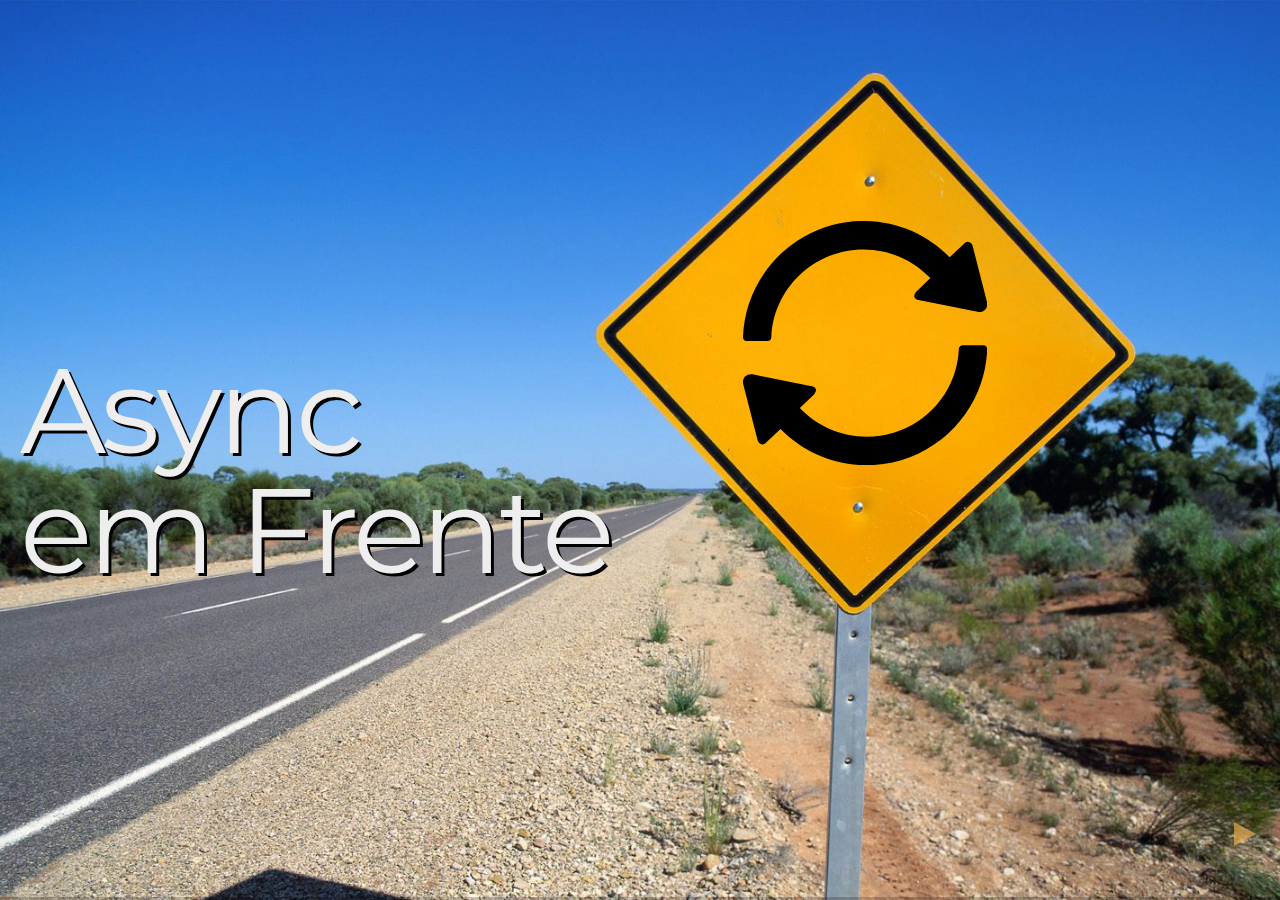
<file: index.html>
<!doctype html>
<html>
	<head>
		<meta charset="utf-8">
		<meta name="viewport" content="width=device-width, initial-scale=1.0, maximum-scale=1.0, user-scalable=no">

		<title>Async em Frente</title>

    <link rel="stylesheet" href="css/reveal.css">
    <link rel="stylesheet" href="css/theme/night.css">
    <link rel="stylesheet" href="css/animations.css">
    <link rel="stylesheet" href="css/talk.css">
    <link rel="stylesheet" href="css/ryu.css">
    <link href="https://fonts.googleapis.com/css?family=Arvo" rel="stylesheet">

		<!-- Theme used for syntax highlighting of code -->
		<link rel="stylesheet" href="lib/css/zenburn.css">

		<!-- Printing and PDF exports -->
		<script>
			var link = document.createElement( 'link' );
			link.rel = 'stylesheet';
			link.type = 'text/css';
			link.href = window.location.search.match( /print-pdf/gi ) ? 'css/print/pdf.css' : 'css/print/paper.css';
			document.getElementsByTagName( 'head' )[0].appendChild( link );
		</script>
	</head>
	<body>
    <svg xmlns="http://www.w3.org/2000/svg" xmlns:xlink="http://www.w3.org/1999/xlink" style="position:absolute;width:0;height:0;visibility:hidden">
      <defs>
        <symbol xmlns:xlink="http://www.w3.org/1999/xlink" viewBox="0 0 1000 1000" id="ico-spin3">
          <path d="M493.556 -.063c-265.602 0 -482.306 209.741 -493.5 472.594 -.765 18.027 13 19.031 13 19.031l83.813 0c16.291 0 19.146 -9.297 19.531 -17.625 9.228 -199.317 175.315 -357.688 377.156 -357.688 107.739 0 204.915 45.163 273.719 117.563l-58.813 56.875c-10.23 12.319 -10.043 27.275 5.063 31.5l247.125 49.75c21.15 5.281 46.288 -10.747 37.656 -43.656l-58.375 -227.563c-1.482 -8.615 -15.924 -22.024 -29.406 -12.406l-64.094 60.031c-89.659 -91.567 -214.627 -148.406 -352.875 -148.406zm409.625 508.5c-16.291 0 -19.146 9.297 -19.531 17.625 -9.228 199.317 -175.315 357.688 -377.156 357.688 -107.739 0 -204.915 -45.132 -273.719 -117.531l58.813 -56.906c10.229 -12.319 10.043 -27.275 -5.063 -31.5l-247.125 -49.75c-21.15 -5.281 -46.288 10.747 -37.656 43.656l58.375 227.563c1.482 8.615 15.924 22.024 29.406 12.406l64.094 -60.031c89.659 91.567 214.627 148.406 352.875 148.406 265.602 0 482.306 -209.741 493.5 -472.594 .765 -18.027 -13 -19.031 -13 -19.031l-83.813 0z" />
        </symbol>
        <symbol xmlns:xlink="http://www.w3.org/1999/xlink" viewBox="0 0 1792 1792" id="ico-file-text">
          <svg width="1792" height="1792" xmlns="http://www.w3.org/2000/svg"><path d="M1596 476q14 14 28 36h-472v-472q22 14 36 28zm-476 164h544v1056q0 40-28 68t-68 28h-1344q-40 0-68-28t-28-68v-1600q0-40 28-68t68-28h800v544q0 40 28 68t68 28zm160 736v-64q0-14-9-23t-23-9h-704q-14 0-23 9t-9 23v64q0 14 9 23t23 9h704q14 0 23-9t9-23zm0-256v-64q0-14-9-23t-23-9h-704q-14 0-23 9t-9 23v64q0 14 9 23t23 9h704q14 0 23-9t9-23zm0-256v-64q0-14-9-23t-23-9h-704q-14 0-23 9t-9 23v64q0 14 9 23t23 9h704q14 0 23-9t9-23z" fill="#fff"/></svg>
        </symbol>
        <symbol xmlns:xlink="http://www.w3.org/1999/xlink" viewBox="0 0 1792 1792" id="ico-gear">
          <svg width="1792" height="1792" xmlns="http://www.w3.org/2000/svg"><path d="M1152 896q0-106-75-181t-181-75-181 75-75 181 75 181 181 75 181-75 75-181zm512-109v222q0 12-8 23t-20 13l-185 28q-19 54-39 91 35 50 107 138 10 12 10 25t-9 23q-27 37-99 108t-94 71q-12 0-26-9l-138-108q-44 23-91 38-16 136-29 186-7 28-36 28h-222q-14 0-24.5-8.5t-11.5-21.5l-28-184q-49-16-90-37l-141 107q-10 9-25 9-14 0-25-11-126-114-165-168-7-10-7-23 0-12 8-23 15-21 51-66.5t54-70.5q-27-50-41-99l-183-27q-13-2-21-12.5t-8-23.5v-222q0-12 8-23t19-13l186-28q14-46 39-92-40-57-107-138-10-12-10-24 0-10 9-23 26-36 98.5-107.5t94.5-71.5q13 0 26 10l138 107q44-23 91-38 16-136 29-186 7-28 36-28h222q14 0 24.5 8.5t11.5 21.5l28 184q49 16 90 37l142-107q9-9 24-9 13 0 25 10 129 119 165 170 7 8 7 22 0 12-8 23-15 21-51 66.5t-54 70.5q26 50 41 98l183 28q13 2 21 12.5t8 23.5z"/></svg>
        </symbol>
      </defs>
    </svg>
    <div class="reveal">

			<div class="slides">

				<section class="main-slide" data-background="./img/road-bg-2.jpg" data-background-repeat="no-repeat" data-background-size="cover" data-background-position="0% 0%">
          <h1 class="main-title">Async <br>em Frente</h1>
          <figure class="main-board-sign">
            <svg class="main-board-sign__img"><use xmlns:xlink="http://www.w3.org/1999/xlink" xlink:href="#ico-spin3"></use></svg>
          </figure>
        </section>

        <section class="who-am-i-slide">
          <figure class="who-am-i"></figure>
          <div class="who-am-i__info">
            <h2>Romário da Silva Lima</h2>
            <ul>
              <li><em><code>reles</code></em> Front-end <small class="fragment" style="font-family: 'Arvo', serif; vertical-align: middle;">(6+ EXP)</small></li>
              <li>Indo para <span class="fragment highlight-purple">Easynvest</span></li>
              <li>Gosto de batata e gosto de estudar</li>
            </ul>
            <figure class="charlinho fragment">
              <img src="img/charlinho.png" alt="Charlinho, o menino que so queria estudar">
            </figure>
          </div>
        </section>

				<section class="align-column-justify-center">
          <h3><span class="JS">JS</span> <code>async-flow</code> Evolution</h3>
          <div style="display: flex; align-items: center;">
            <p stlye="flex: 0 1 auto;"><span class="f-arvo invert-highlight">Po<span style="color: red;">r</span><span style="color: green;">r</span><span style="color: blue;">r</span> quê?</span> </p>
            <div style="padding-left: 30px; font-size: 0.7em;">
              <p class="fragment fade-left">Atendender demandas</p>
              <p class="fragment fade-left"><code>{facilitar a leitura do código}</code></p>
            </div>
          </div>
        </section>

        <section data-background="#6B4920" class="align-column-justify-center text-center">
          <h1>Call<code>backs</code></h1>
          <p>A base</p>
        </section>

        <section class="align-column-justify-center text-center">
          <h2>Ana<code>tomia</code></h2>
          <div style="display: flex; flex: 0 1 auto; justify-content: center; margin-bottom: 20px;">
            <div style="margin: 0 20px;">
              <div class="stitched-code">
                <pre><code class="javascript" data-trim>
getSomething(somethingId, (err, data) => {
  if (err) {
    // :(
    return
  }
  // tudo certo :)
})
                  </code></pre>
              </div>
              <div class="stitched-code" style="margin: 20px 0">
                <pre><code class="javascript" data-trim>
getSomething(somethingId, success, failure)
                  </code></pre>
              </div>
            </div>
          </div>
        </section>

        <section data-background="img/compilate-failshop.gif" class="align-column-justify-center text-center" data-background-size="contain">
          <div>
            <h2 class="FAILSHOPZ">
              <span>FAILSHOP</span>
            </h2>
          </div>
        </section>

        <section class="cb-slide align-column-justify-center">
          <h2>Call<code>back</code> Hell <small style="display: inline-block; vertical-align: middle; text-decoration: line-through;"><code>(Ryu)</code></small></h2>
          <div class="align-column-justify-center align-items-center">
            <div style="flex: 0 1 50%;">
              <div class="cb-ryu-wrapper fragment">
                <div id="ryu-charge" class="ryu-fragments fragment">
                  <div id="ryu-hadouken" class="ryu-fragments fragment">
                    <span id="cb-ryu" class="ryu"></span>
                    <span id="cb-ryu-ball"><span class="ryu-ball"></span></span>
                  </div>
                </div>
              </div>
            </div>
             <div style="flex: 0 1 50%;">
               <div class="stitched-code">
                    <pre><code class="javascript" data-trim>
getUserInfo(userId, (err, userInfo) => {
 if (err) {
   return
 }

 getFoo(userInfo.attributeId, (err, foo) => {
   // ...
   getBar(foo, (err, bar) => {
     // ...
     getAlfredinho(bar, (err, alfredinho) => {
       // ...
       giveMySoulBack(alfredinho, (err, soul) => {
        // ...
        pursuitFreedom(soul)
       })
     })
   })
 })
})
                      </code></pre>
                  </div>
                         </div>
             </div>
        </section>

        <section data-background="#6B4920" class="align-column-justify-center text-center">
          <h1>Pro<code>mises</code></h1>
        </section>

        <section class="align-column-justify-center align-items-center">
          <h3 class="f-arvo" style="flex: 0 1 auto;">Promise é igual a um...</h3>
          <div style="display: flex; flex: 1 1 auto;">
            <figure class="image-w-border fragment">
              <img src="img/sorvete.jpg" alt="">
            </figure>
          </div>
        </section>

<section class="align-column-justify-center align-items-center">
  <div style="flex: 0 1 auto;">
    <div class="stitched-code ">
      <pre><code class="javascript" data-trim>
function pegarPoteDeSorvete(pote) {
  return new Promise((resolve, reject) => {
    setTimeout(() => {
      if (pote.conteudo instanceof Sorvete) {
        resolve(pote.conteudo)
        return
      }

      reject(pote.conteudo)
    }, 5000)
  })
}

pegarPoteDeSorvete(poteDaGeladeira)
.then(sorvete => console.log('Hoje Tem :)'))
.catch(feijao => console.log('Hoje Tem Janta :('))
      </code></pre>
    </div>
  </div>
  <div style="flex: 0 1 auto;">
    <figure class="image-w-border fragment" style="display: block !important; width: 40%; margin: 20px auto !important; ">
      <img src="img/sorvete-sorvete.jpg" alt="" style="width: 100%;">
      <span class="crazy-overlay f-arvo" style="background: rgba(0, 163, 136, .3);">.then</span>
    </figure>
     <figure class="image-w-border fragment" style="display: block !important; width: 40%; margin: 20px auto !important; ">
      <img src="img/sorvete-feijao.jpg" alt="" style="width: 100%;">
      <span class="crazy-overlay f-arvo" style="background: rgba(255, 97, 56, .3);">.catch</span>
    </figure>
  </div>
</section>

<section class="align-items-center align-column-justify-center">
  <div style="margin: 0 20px;">
    <div class="stitched-code">
      <pre><code class="javascript" data-trim>
function getUserAddress(userId, cb) {
  getUserInfo(userId, (userInfoError, userInfo) => {
    if (userInfoError) {
      cb(userInfoError)
      return
    }

    cep(userInfo.cep, (cepError, address) => {
      if (cepError) {
        cb(cepError)
        return
      }

      cb(null, address)
    })
  })
}
                      </code></pre>
    </div>
  </div>
  <div style="margin: 0 20px;">
    <div class="stitched-code fragment">
      <pre><code class="javascript" data-trim>
function getUserAddress(userId) {
  return getUserInfo(userId)
  .then(userInfo => cep(userInfo.cep))
  .catch(handleError)
}
      </code></pre>
    </div>
  </div>
</section>

<section data-background="http://replygif.net/i/1082.gif" data-background-size="contain"></section>

<section data-background="rgba(0, 163, 136, 1)" class="align-column-justify-center text-center">
  <h2 class="f-arvo">Mããããs... <small>eles querem mais</small></h2>
  <p>Querem escrever código <code><strong>async</strong></code> de uma maneira <code><strong>sync</strong></code></p>
</section>


<section class="align-column-justify-center text-center">
  <h2>O obj<code>etivo</code></h2>
  <div class="stitched-code">
    <pre><code class="javascript" data-trim>
function getUserAddress(userId) {
  const userInfo = getUserInfo(userId)
  const userAddress = cep(userInfo.cep)

  return userAddress
}
    </code></pre>
  </div>
</section>

<!-- <section class="align-column-justify-center text-center" data-background="img/symmetrical.gif" data-background-color="#000" data-background-size="contain">
  <h2 class="f-arvo fragment fade-up" style="margin: 0;"><span class="invert-highlight">Simetria</span></h2>
</section>
 -->

<section data-background="#6B4920" class="align-column-justify-center text-center">
  <h1>
    Gene<code>rators</code>
    <svg style="fill: #eee; animation: rotate-board-sign 5s alternate infinite; display: inline-block; vertical-align: middle; width: .65em;"><use xmlns:xlink="http://www.w3.org/1999/xlink" xlink:href="#ico-gear"></use></svg>
  </h1>
</section>

<section class="align-column-justify-center text-center">
  <h3>"Generator <code>por Generator"</code></h3>
  <p>
    <span class="invert-highlight fragment">Pausável ;)</span>
    <span class="invert-highlight fragment">Tenho múúúltiplos valores :<span style="color: red;">*</span></span>
    <span class="invert-highlight fragment">Retorno um <code>Iterator</code></span>
  </p>
</section>

<section class="align-column-justify-center text-center">
  <h2>Ana<code>tomia</code></h2>
  <div class="align-column-justify-center align-items-center" style="height: auto;">
    <div style="margin: 0 auto;">
      <div class="stitched-code">
        <pre><code class="javascript" data-trim data-noescape>
function *aleatorio() {
  yield 'Eu';
  yield 'gosto de';
  return 'batata.';
}

const iterator = aleatorio(); // {}
<span class="fragment">iterator.next() // { value: 'Eu', done: false }</span>
<span class="fragment">iterator.next() // { value: 'gosto de', done: false }</span>
<span class="fragment">iterator.next() // { value: 'batata.', done: true }</span>
          </code></pre>
      </div>
    </div>
    <div style="margin: 0 auto;">
      <div class="stitched-code fragment fade-right">
        <pre><code class="javascript" data-trim data-noescape>
function *fib() {
  let current = 0
  let next = 1

  yield current

  while (true) {
    [current, next] = [next, current + next]
    yield current
  }
}
      </code></pre>
      </div>
    </div>
  </div>
</section>

<section class="align-column-justify-center align-items-center" style="padding: 0px;">
  <h3 style="position: absolute; top: 50%; left: 0; right: 0; text-align: center; transform: translateY(-50%); z-index: 1;">Generator tem dupla personalidade</h3>
  <div style="position: relative; z-index: 10; height: 100%; flex: 0 1 50%; padding: 20px; box-sizing: border-box; justify-content: center; display: flex; align-items: center; background: #E74C3C; flex-direction: column;" class="fragment fade-right">
    <h3 class="f-arvo" style="align-self: flex-start;">Iterator</h3>
    <p style="font-size: 0.6em; align-self: flex-start;">
      <span class="invert-highlight f-arvo" style="width: 80px; margin-right: 10px; text-align: center;">yield</span>
      <code>generator.next().value</code>
    </p>
    <p style="font-size: 0.6em; align-self: flex-start;">
      <span class="invert-highlight f-arvo" style="width: 80px; margin-right: 10px; text-align: center;">throw</span>
      <code>try { generator.next() } catch(err) { ... } </code>
    </p>
    <p style="font-size: 0.6em; align-self: flex-start;">
      <span class="invert-highlight f-arvo" style="width: 80px; margin-right: 10px; text-align: center;">done</span>
      <code>if (generator.next().done) { }</code>
    </p>
  </div>
  <div style="position: relative; z-index: 10; height: 100%; flex: 0 1 50%; padding: 20px; box-sizing: border-box; justify-content: center; display: flex; align-items: center; background: #2980B9;  flex-direction: column;" class="fragment fade-left">
    <h3 class="f-arvo" style="align-self: flex-end;">Observer</h3>
    <p style="font-size: 0.6em; align-self: flex-end;">
      <code>generator.next(10)</code>
      <span class="invert-highlight f-arvo" style="width: 80px; margin-left: 10px; text-align: center;">data</span>
    </p>
    <p style="font-size: 0.6em; align-self: flex-end;">
      <code>generator.throw('não tem biscoito') </code>
      <span class="invert-highlight f-arvo" style="width: 80px; margin-left: 10px; text-align: center;">error</span>
    </p>
    <p style="font-size: 0.6em; align-self: flex-end;">
      <code>generator.returns(10)</code>
      <span class="invert-highlight f-arvo" style="width: 80px; margin-left: 10px; text-align: center;">return</span>
    </p>
  </div>
</section>

<section class="align-column-justify-center">
<h4 style="text-align: center;">Interação <code class="invert-highlight">async</code> com cara de <code class="invert-highlight">sync</code></h4>
<div class="stitched-code">
        <pre><code class="javascript" data-trim data-noescape>
function *getUserAddress(userId) {
  const userInfo = yield getUserInfo(userId)
  const address = yield cep(userInfo.cep)

  return address
}

<span class="fragment">spawn(getUserAddress('zulu-zulu-1')).then().catch()</span>
      </code></pre>
  </div>
</section>

<section class="align-column-justify-center align-items-center" style="padding: 0px;">
  <h3 style="position: absolute; top: 3%; left: 0; right: 0; text-align: center; transform:z-index: 1;"><code>async</code> iteration</h3>
  <div style="position: relative; z-index: 10; height: 100%; flex: 0 1 50%; padding: 20px; box-sizing: border-box; justify-content: center; display: flex; align-items: center; background: #000; flex-direction: column;">
    <h3 class="f-arvo" style="align-self: flex-start;">Consumer</h3>
    <div class="stitched-code" style="width: 100%;">
      <pre style="width: 100%;"><code class="javascript" data-trim data-noescape style="height: 80px; position: relative; overflow: hidden;">
        <span class="fragment code-special-fragment" data-fragment-index="1">
          const generator = getUserAddress('zulu-zulu-1')
        </span>
        <span class="fragment code-special-fragment" data-fragment-index="2">
          let result = generator.next()
        </span>
        <span class="fragment code-special-fragment" data-fragment-index="3">
          result.then(/* ... */)
        </span>
        <span class="fragment code-special-fragment" data-fragment-index="4">
          { cep: '05361-000' }
        </span>
        <span class="fragment code-special-fragment" data-fragment-index="5">
          result = generator.next({ cep: '05361-000' })
        </span>
        <span class="fragment code-special-fragment" data-fragment-index="7">
          result.then(/* ... */)
        </span>
        <span class="fragment code-special-fragment" data-fragment-index="8">
          { cep: '05361000', state: 'SP', /* ... */ }
        </span>
        <span class="fragment code-special-fragment final" data-fragment-index="9">
          result = { cep: '05361000', state: 'SP', /* ... */ }
        </span>
      </code></pre>
    </div>
  </div>
  <div style="position: relative; z-index: 10; height: 100%; flex: 0 1 50%; padding: 20px; box-sizing: border-box; justify-content: center; display: flex; align-items: center; background: #000;  flex-direction: column;">
    <h3 class="f-arvo" style="align-self: flex-end;">Producer</h3>
    <div class="stitched-code" style="width: 100%;">
      <pre style="width: 100%;"><code class="javascript" data-trim data-noescape style="height: 80px; position: relative; overflow: hidden;">
        <span class="fragment code-special-fragment" data-fragment-index="2">
          const userInfo = yield getUserInfo('zulu-zulu-1')
        </span>
        <span class="fragment code-special-fragment" data-fragment-index="5">
          const userInfo = { cep: '05361-000' }
        </span>
        <span class="fragment code-special-fragment" data-fragment-index="6">
          const address = yield cep(userInfo.cep)
        </span>
        <span class="fragment code-special-fragment" data-fragment-index="8">
          const address = { cep: '05361000', state: 'SP', /* ... */ }
        </span>
      </code></pre>
    </div>
  </div>
</section>

<section class="align-column-justify-center align-items-center" style="padding: 0px;">
  <h3 style="position: absolute; top: 3%; left: 0; right: 0; text-align: center; transform:z-index: 1;"><code>async</code> iteration</h3>
  <div style="position: relative; z-index: 10; height: 100%; flex: 0 1 50%; padding: 20px; box-sizing: border-box; justify-content: center; display: flex; align-items: center; background: #000; flex-direction: column;">
    <h3 class="f-arvo">Consumer</h3>
    <div class="stitched-code" style="width: 100%;">
      <pre><code class="javascript" data-trim data-noescape>
function spawn(generator) {
  return new Promise((resolve, reject) => {
    const onResult = lastPromiseResult => {
      const { value, done } = generator.next(lastPromiseResult)
      if (!done) {
        value.then(onResult, reject)
        return
      }
      resolve(value)
    }
    onResult()
  })
}
      </code></pre>
    </div>
  </div>
  <div style="position: relative; z-index: 10; height: 100%; flex: 0 1 50%; padding: 20px; box-sizing: border-box; justify-content: center; display: flex; align-items: center; background: #000;  flex-direction: column; align-self: flex-start;">
    <h3 class="f-arvo" style="">Producer</h3>
    <div class="stitched-code" style="width: 100%;">
      <pre style="width: 100%;"><code class="javascript" data-trim data-noescape>
function *getUserAddress(userId) {
  const userInfo = yield getUserInfo(userId)
  const address = yield cep(userInfo.cep)

  return address
}

spawn(getUserAddress('zulu-zulu-1'))
      </code></pre>
    </div>
  </div>
</section>

<section class="align-column-justify-center">
  <div class="align-column-justify-center align-items-center">

    <div class="stitched-code">
            <pre><code class="javascript" data-trim data-noescape>
function *getUserAddress(userId) {
  const userInfo = yield getUserInfo(userId)
  const address = yield cep(userInfo.cep)

  return address
}

function spawn(generator) {
  return new Promise((resolve, reject) => {
    const onResult = lastPromiseResult => {
      const { value, done } = generator.next(lastPromiseResult)
      if (!done) {
        value.then(onResult, reject)
        return
      }
      resolve(value)
    }
    onResult()
  })
}

spawn(getUserAddress('zulu-zulu-1')).then().catch()
          </code></pre>
      </div>
  </div>
</section>

			</div>
		</div>

		<script src="lib/js/head.min.js"></script>
		<script src="js/reveal.js"></script>

		<script>
      window.l = console.log;
			Reveal.initialize({
				history: true,
        transition: 'slide',
        // backgroundTransition: 'slide',
				dependencies: [
          { src: 'plugin/markdown/marked.js' },
					{ src: 'plugin/markdown/markdown.js' },
					// { src: 'plugin/notes/notes.js', async: true },
          // { src: 'plugin/zoom-js/zoom.js', async: true },
					{ src: 'plugin/highlight/highlight.js', async: true, callback: function() { hljs.initHighlightingOnLoad(); } }
				]
			});
		</script>

    <script>
      (function() {
        const ryuElement = document.getElementById('cb-ryu');
        const ryuBallElement = document.getElementById('cb-ryu-ball');

        const e = () => {
          ryuElement.classList.remove('charge', 'hadouken');
          ryuBallElement.classList.add('active');
        };

        const anims = {
          'ryu-charge-add'() {
            ryuElement.classList.add('charge');
          },
          'ryu-charge-remove'() {
            ryuElement.classList.remove('charge');
          },
          'ryu-hadouken-add'() {
            ryuElement.classList.add('hadouken');

            ryuElement.addEventListener('animationend', e, false);
          },
          'ryu-hadouken-remove'() {
            ryuElement.classList.remove('hadouken');
            ryuElement.classList.add('charge');
            ryuBallElement.classList.remove('active');
            ryuElement.removeEventListener('animationend', e, false);
          }
        };

        Reveal.addEventListener('fragmentshown', (event) => {
          if (event.fragment.classList.contains('ryu-fragments')) {
            const method = event.fragment.id + '-add';
            anims[method] && anims[method]()
          }
        });

        Reveal.addEventListener('fragmenthidden', (event) => {
          if (event.fragment.classList.contains('ryu-fragments')) {
             const method = event.fragment.id + '-remove';
            anims[method] && anims[method]()
          }
        });

      })();
    </script>

    <script src="js/wat.js"></script>
    <script src="//localhost:35729/livereload.js"></script>
	</body>
</html>
</file>
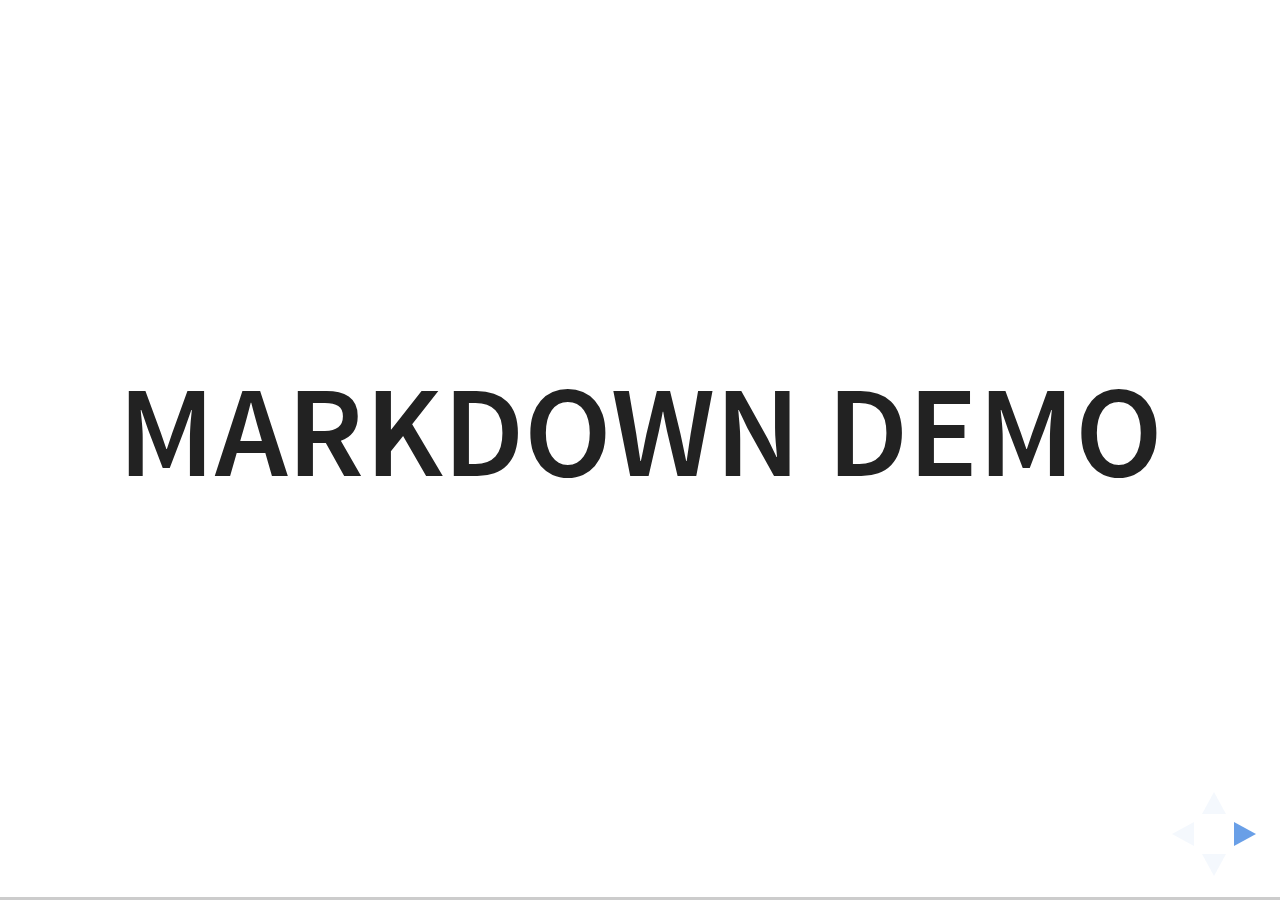
<file: plugin/markdown/example.html>
<!doctype html>
<html lang="en">

	<head>
		<meta charset="utf-8">

		<title>reveal.js - Markdown Demo</title>

		<link rel="stylesheet" href="../../css/reveal.css">
		<link rel="stylesheet" href="../../css/theme/white.css" id="theme">

        <link rel="stylesheet" href="../../lib/css/zenburn.css">
	</head>

	<body>

		<div class="reveal">

			<div class="slides">

                <!-- Use external markdown resource, separate slides by three newlines; vertical slides by two newlines -->
                <section data-markdown="example.md" data-separator="^\n\n\n" data-separator-vertical="^\n\n"></section>

                <!-- Slides are separated by three dashes (quick 'n dirty regular expression) -->
                <section data-markdown data-separator="---">
                    <script type="text/template">
                        ## Demo 1
                        Slide 1
                        ---
                        ## Demo 1
                        Slide 2
                        ---
                        ## Demo 1
                        Slide 3
                    </script>
                </section>

                <!-- Slides are separated by newline + three dashes + newline, vertical slides identical but two dashes -->
                <section data-markdown data-separator="^\n---\n$" data-separator-vertical="^\n--\n$">
                    <script type="text/template">
                        ## Demo 2
                        Slide 1.1

                        --

                        ## Demo 2
                        Slide 1.2

                        ---

                        ## Demo 2
                        Slide 2
                    </script>
                </section>

                <!-- No "extra" slides, since there are no separators defined (so they'll become horizontal rulers) -->
                <section data-markdown>
                    <script type="text/template">
                        A

                        ---

                        B

                        ---

                        C
                    </script>
                </section>

                <!-- Slide attributes -->
                <section data-markdown>
                    <script type="text/template">
                        <!-- .slide: data-background="#000000" -->
                        ## Slide attributes
                    </script>
                </section>

                <!-- Element attributes -->
                <section data-markdown>
                    <script type="text/template">
                        ## Element attributes
                        - Item 1 <!-- .element: class="fragment" data-fragment-index="2" -->
                        - Item 2 <!-- .element: class="fragment" data-fragment-index="1" -->
                    </script>
                </section>

                <!-- Code -->
                <section data-markdown>
                    <script type="text/template">
                        ```php
                        public function foo()
                        {
                            $foo = array(
                                'bar' => 'bar'
                            )
                        }
                        ```
                    </script>
                </section>

            </div>
		</div>

		<script src="../../lib/js/head.min.js"></script>
		<script src="../../js/reveal.js"></script>

		<script>

			Reveal.initialize({
				controls: true,
				progress: true,
				history: true,
				center: true,

				// Optional libraries used to extend on reveal.js
				dependencies: [
					{ src: '../../lib/js/classList.js', condition: function() { return !document.body.classList; } },
					{ src: 'marked.js', condition: function() { return !!document.querySelector( '[data-markdown]' ); } },
                    { src: 'markdown.js', condition: function() { return !!document.querySelector( '[data-markdown]' ); } },
                    { src: '../highlight/highlight.js', async: true, callback: function() { hljs.initHighlightingOnLoad(); } },
					{ src: '../notes/notes.js' }
				]
			});

		</script>

	</body>
</html>
</file>
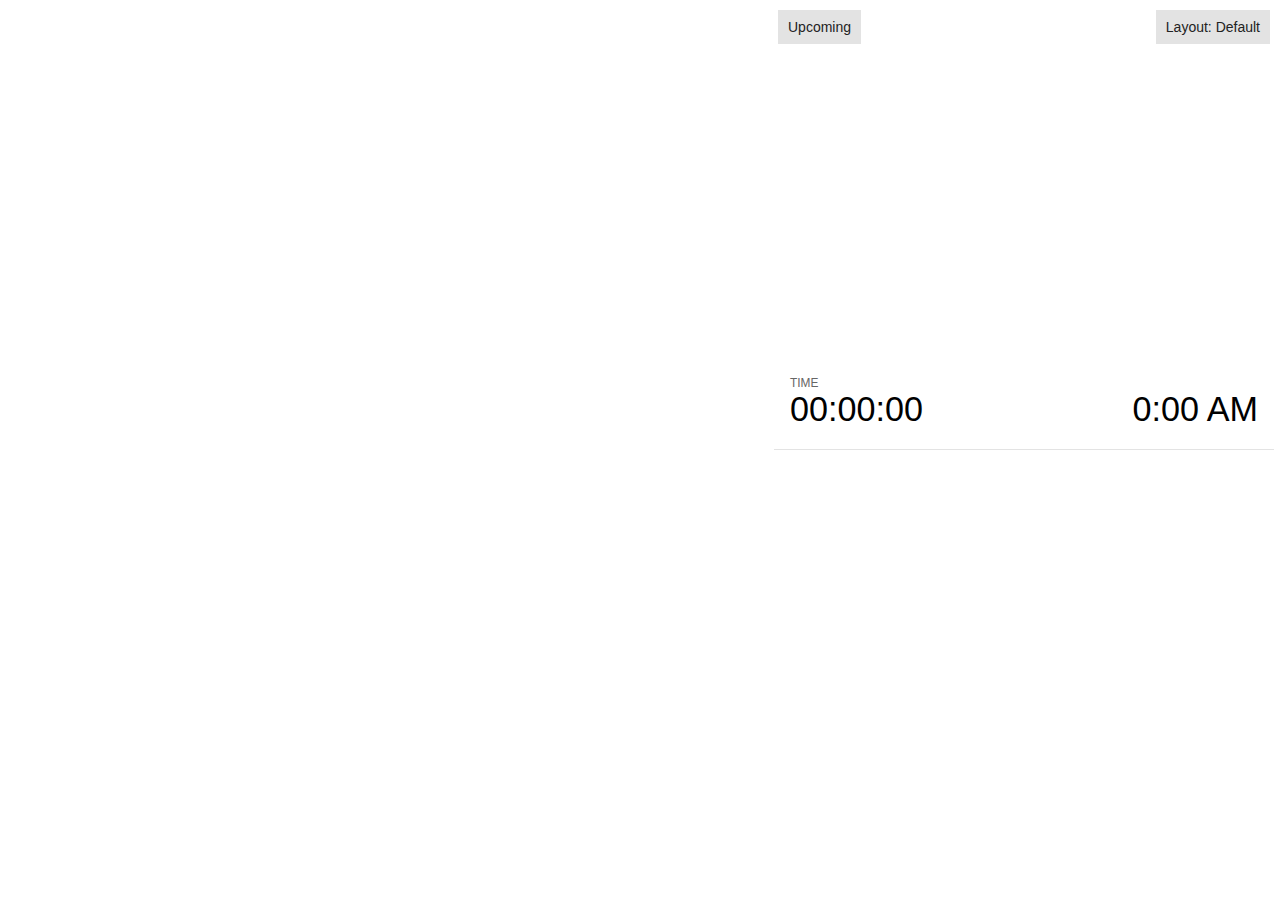
<file: plugin/notes/notes.html>
<!doctype html>
<html lang="en">
	<head>
		<meta charset="utf-8">

		<title>reveal.js - Slide Notes</title>

		<style>
			body {
				font-family: Helvetica;
				font-size: 18px;
			}

			#current-slide,
			#upcoming-slide,
			#speaker-controls {
				padding: 6px;
				box-sizing: border-box;
				-moz-box-sizing: border-box;
			}

			#current-slide iframe,
			#upcoming-slide iframe {
				width: 100%;
				height: 100%;
				border: 1px solid #ddd;
			}

			#current-slide .label,
			#upcoming-slide .label {
				position: absolute;
				top: 10px;
				left: 10px;
				z-index: 2;
			}

			.overlay-element {
				height: 34px;
				line-height: 34px;
				padding: 0 10px;
				text-shadow: none;
				background: rgba( 220, 220, 220, 0.8 );
				color: #222;
				font-size: 14px;
			}

			.overlay-element.interactive:hover {
				background: rgba( 220, 220, 220, 1 );
			}

			#current-slide {
				position: absolute;
				width: 60%;
				height: 100%;
				top: 0;
				left: 0;
				padding-right: 0;
			}

			#upcoming-slide {
				position: absolute;
				width: 40%;
				height: 40%;
				right: 0;
				top: 0;
			}

			/* Speaker controls */
			#speaker-controls {
				position: absolute;
				top: 40%;
				right: 0;
				width: 40%;
				height: 60%;
				overflow: auto;
				font-size: 18px;
			}

				.speaker-controls-time.hidden,
				.speaker-controls-notes.hidden {
					display: none;
				}

				.speaker-controls-time .label,
				.speaker-controls-notes .label {
					text-transform: uppercase;
					font-weight: normal;
					font-size: 0.66em;
					color: #666;
					margin: 0;
				}

				.speaker-controls-time {
					border-bottom: 1px solid rgba( 200, 200, 200, 0.5 );
					margin-bottom: 10px;
					padding: 10px 16px;
					padding-bottom: 20px;
					cursor: pointer;
				}

				.speaker-controls-time .reset-button {
					opacity: 0;
					float: right;
					color: #666;
					text-decoration: none;
				}
				.speaker-controls-time:hover .reset-button {
					opacity: 1;
				}

				.speaker-controls-time .timer,
				.speaker-controls-time .clock {
					width: 50%;
					font-size: 1.9em;
				}

				.speaker-controls-time .timer {
					float: left;
				}

				.speaker-controls-time .clock {
					float: right;
					text-align: right;
				}

				.speaker-controls-time span.mute {
					color: #bbb;
				}

				.speaker-controls-notes {
					padding: 10px 16px;
				}

				.speaker-controls-notes .value {
					margin-top: 5px;
					line-height: 1.4;
					font-size: 1.2em;
				}

			/* Layout selector */
			#speaker-layout {
				position: absolute;
				top: 10px;
				right: 10px;
				color: #222;
				z-index: 10;
			}
				#speaker-layout select {
					position: absolute;
					width: 100%;
					height: 100%;
					top: 0;
					left: 0;
					border: 0;
					box-shadow: 0;
					cursor: pointer;
					opacity: 0;

					font-size: 1em;
					background-color: transparent;

					-moz-appearance: none;
					-webkit-appearance: none;
					-webkit-tap-highlight-color: rgba(0, 0, 0, 0);
				}

				#speaker-layout select:focus {
					outline: none;
					box-shadow: none;
				}

			.clear {
				clear: both;
			}

			/* Speaker layout: Wide */
			body[data-speaker-layout="wide"] #current-slide,
			body[data-speaker-layout="wide"] #upcoming-slide {
				width: 50%;
				height: 45%;
				padding: 6px;
			}

			body[data-speaker-layout="wide"] #current-slide {
				top: 0;
				left: 0;
			}

			body[data-speaker-layout="wide"] #upcoming-slide {
				top: 0;
				left: 50%;
			}

			body[data-speaker-layout="wide"] #speaker-controls {
				top: 45%;
				left: 0;
				width: 100%;
				height: 50%;
				font-size: 1.25em;
			}

			/* Speaker layout: Tall */
			body[data-speaker-layout="tall"] #current-slide,
			body[data-speaker-layout="tall"] #upcoming-slide {
				width: 45%;
				height: 50%;
				padding: 6px;
			}

			body[data-speaker-layout="tall"] #current-slide {
				top: 0;
				left: 0;
			}

			body[data-speaker-layout="tall"] #upcoming-slide {
				top: 50%;
				left: 0;
			}

			body[data-speaker-layout="tall"] #speaker-controls {
				padding-top: 40px;
				top: 0;
				left: 45%;
				width: 55%;
				height: 100%;
				font-size: 1.25em;
			}

			/* Speaker layout: Notes only */
			body[data-speaker-layout="notes-only"] #current-slide,
			body[data-speaker-layout="notes-only"] #upcoming-slide {
				display: none;
			}

			body[data-speaker-layout="notes-only"] #speaker-controls {
				padding-top: 40px;
				top: 0;
				left: 0;
				width: 100%;
				height: 100%;
				font-size: 1.25em;
			}

			@media screen and (max-width: 1080px) {
				body[data-speaker-layout="default"] #speaker-controls {
					font-size: 16px;
				}
			}

			@media screen and (max-width: 900px) {
				body[data-speaker-layout="default"] #speaker-controls {
					font-size: 14px;
				}
			}

			@media screen and (max-width: 800px) {
				body[data-speaker-layout="default"] #speaker-controls {
					font-size: 12px;
				}
			}

		</style>
	</head>

	<body>

		<div id="current-slide"></div>
		<div id="upcoming-slide"><span class="overlay-element label">Upcoming</span></div>
		<div id="speaker-controls">
			<div class="speaker-controls-time">
				<h4 class="label">Time <span class="reset-button">Click to Reset</span></h4>
				<div class="clock">
					<span class="clock-value">0:00 AM</span>
				</div>
				<div class="timer">
					<span class="hours-value">00</span><span class="minutes-value">:00</span><span class="seconds-value">:00</span>
				</div>
				<div class="clear"></div>
			</div>

			<div class="speaker-controls-notes hidden">
				<h4 class="label">Notes</h4>
				<div class="value"></div>
			</div>
		</div>
		<div id="speaker-layout" class="overlay-element interactive">
			<span class="speaker-layout-label"></span>
			<select class="speaker-layout-dropdown"></select>
		</div>

		<script src="../../plugin/markdown/marked.js"></script>
		<script>

			(function() {

				var notes,
					notesValue,
					currentState,
					currentSlide,
					upcomingSlide,
					layoutLabel,
					layoutDropdown,
					connected = false;

				var SPEAKER_LAYOUTS = {
					'default': 'Default',
					'wide': 'Wide',
					'tall': 'Tall',
					'notes-only': 'Notes only'
				};

				setupLayout();

				window.addEventListener( 'message', function( event ) {

					var data = JSON.parse( event.data );

					// The overview mode is only useful to the reveal.js instance
					// where navigation occurs so we don't sync it
					if( data.state ) delete data.state.overview;

					// Messages sent by the notes plugin inside of the main window
					if( data && data.namespace === 'reveal-notes' ) {
						if( data.type === 'connect' ) {
							handleConnectMessage( data );
						}
						else if( data.type === 'state' ) {
							handleStateMessage( data );
						}
					}
					// Messages sent by the reveal.js inside of the current slide preview
					else if( data && data.namespace === 'reveal' ) {
						if( /ready/.test( data.eventName ) ) {
							// Send a message back to notify that the handshake is complete
							window.opener.postMessage( JSON.stringify({ namespace: 'reveal-notes', type: 'connected'} ), '*' );
						}
						else if( /slidechanged|fragmentshown|fragmenthidden|paused|resumed/.test( data.eventName ) && currentState !== JSON.stringify( data.state ) ) {

							window.opener.postMessage( JSON.stringify({ method: 'setState', args: [ data.state ]} ), '*' );

						}
					}

				} );

				/**
				 * Called when the main window is trying to establish a
				 * connection.
				 */
				function handleConnectMessage( data ) {

					if( connected === false ) {
						connected = true;

						setupIframes( data );
						setupKeyboard();
						setupNotes();
						setupTimer();
					}

				}

				/**
				 * Called when the main window sends an updated state.
				 */
				function handleStateMessage( data ) {

					// Store the most recently set state to avoid circular loops
					// applying the same state
					currentState = JSON.stringify( data.state );

					// No need for updating the notes in case of fragment changes
					if ( data.notes ) {
						notes.classList.remove( 'hidden' );
						notesValue.style.whiteSpace = data.whitespace;
						if( data.markdown ) {
							notesValue.innerHTML = marked( data.notes );
						}
						else {
							notesValue.innerHTML = data.notes;
						}
					}
					else {
						notes.classList.add( 'hidden' );
					}

					// Update the note slides
					currentSlide.contentWindow.postMessage( JSON.stringify({ method: 'setState', args: [ data.state ] }), '*' );
					upcomingSlide.contentWindow.postMessage( JSON.stringify({ method: 'setState', args: [ data.state ] }), '*' );
					upcomingSlide.contentWindow.postMessage( JSON.stringify({ method: 'next' }), '*' );

				}

				// Limit to max one state update per X ms
				handleStateMessage = debounce( handleStateMessage, 200 );

				/**
				 * Forward keyboard events to the current slide window.
				 * This enables keyboard events to work even if focus
				 * isn't set on the current slide iframe.
				 */
				function setupKeyboard() {

					document.addEventListener( 'keydown', function( event ) {
						currentSlide.contentWindow.postMessage( JSON.stringify({ method: 'triggerKey', args: [ event.keyCode ] }), '*' );
					} );

				}

				/**
				 * Creates the preview iframes.
				 */
				function setupIframes( data ) {

					var params = [
						'receiver',
						'progress=false',
						'history=false',
						'transition=none',
						'autoSlide=0',
						'backgroundTransition=none'
					].join( '&' );

					var urlSeparator = /\?/.test(data.url) ? '&' : '?';
					var hash = '#/' + data.state.indexh + '/' + data.state.indexv;
					var currentURL = data.url + urlSeparator + params + '&postMessageEvents=true' + hash;
					var upcomingURL = data.url + urlSeparator + params + '&controls=false' + hash;

					currentSlide = document.createElement( 'iframe' );
					currentSlide.setAttribute( 'width', 1280 );
					currentSlide.setAttribute( 'height', 1024 );
					currentSlide.setAttribute( 'src', currentURL );
					document.querySelector( '#current-slide' ).appendChild( currentSlide );

					upcomingSlide = document.createElement( 'iframe' );
					upcomingSlide.setAttribute( 'width', 640 );
					upcomingSlide.setAttribute( 'height', 512 );
					upcomingSlide.setAttribute( 'src', upcomingURL );
					document.querySelector( '#upcoming-slide' ).appendChild( upcomingSlide );

				}

				/**
				 * Setup the notes UI.
				 */
				function setupNotes() {

					notes = document.querySelector( '.speaker-controls-notes' );
					notesValue = document.querySelector( '.speaker-controls-notes .value' );

				}

				/**
				 * Create the timer and clock and start updating them
				 * at an interval.
				 */
				function setupTimer() {

					var start = new Date(),
						timeEl = document.querySelector( '.speaker-controls-time' ),
						clockEl = timeEl.querySelector( '.clock-value' ),
						hoursEl = timeEl.querySelector( '.hours-value' ),
						minutesEl = timeEl.querySelector( '.minutes-value' ),
						secondsEl = timeEl.querySelector( '.seconds-value' );

					function _updateTimer() {

						var diff, hours, minutes, seconds,
							now = new Date();

						diff = now.getTime() - start.getTime();
						hours = Math.floor( diff / ( 1000 * 60 * 60 ) );
						minutes = Math.floor( ( diff / ( 1000 * 60 ) ) % 60 );
						seconds = Math.floor( ( diff / 1000 ) % 60 );

						clockEl.innerHTML = now.toLocaleTimeString( 'en-US', { hour12: true, hour: '2-digit', minute:'2-digit' } );
						hoursEl.innerHTML = zeroPadInteger( hours );
						hoursEl.className = hours > 0 ? '' : 'mute';
						minutesEl.innerHTML = ':' + zeroPadInteger( minutes );
						minutesEl.className = minutes > 0 ? '' : 'mute';
						secondsEl.innerHTML = ':' + zeroPadInteger( seconds );

					}

					// Update once directly
					_updateTimer();

					// Then update every second
					setInterval( _updateTimer, 1000 );

					timeEl.addEventListener( 'click', function() {
						start = new Date();
						_updateTimer();
						return false;
					} );

				}

				/**
				 * Sets up the speaker view layout and layout selector.
				 */
				function setupLayout() {

					layoutDropdown = document.querySelector( '.speaker-layout-dropdown' );
					layoutLabel = document.querySelector( '.speaker-layout-label' );

					// Render the list of available layouts
					for( var id in SPEAKER_LAYOUTS ) {
						var option = document.createElement( 'option' );
						option.setAttribute( 'value', id );
						option.textContent = SPEAKER_LAYOUTS[ id ];
						layoutDropdown.appendChild( option );
					}

					// Monitor the dropdown for changes
					layoutDropdown.addEventListener( 'change', function( event ) {

						setLayout( layoutDropdown.value );

					}, false );

					// Restore any currently persisted layout
					setLayout( getLayout() );

				}

				/**
				 * Sets a new speaker view layout. The layout is persisted
				 * in local storage.
				 */
				function setLayout( value ) {

					var title = SPEAKER_LAYOUTS[ value ];

					layoutLabel.innerHTML = 'Layout' + ( title ? ( ': ' + title ) : '' );
					layoutDropdown.value = value;

					document.body.setAttribute( 'data-speaker-layout', value );

					// Persist locally
					if( window.localStorage ) {
						window.localStorage.setItem( 'reveal-speaker-layout', value );
					}

				}

				/**
				 * Returns the ID of the most recently set speaker layout
				 * or our default layout if none has been set.
				 */
				function getLayout() {

					if( window.localStorage ) {
						var layout = window.localStorage.getItem( 'reveal-speaker-layout' );
						if( layout ) {
							return layout;
						}
					}

					// Default to the first record in the layouts hash
					for( var id in SPEAKER_LAYOUTS ) {
						return id;
					}

				}

				function zeroPadInteger( num ) {

					var str = '00' + parseInt( num );
					return str.substring( str.length - 2 );

				}

				/**
				 * Limits the frequency at which a function can be called.
				 */
				function debounce( fn, ms ) {

					var lastTime = 0,
						timeout;

					return function() {

						var args = arguments;
						var context = this;

						clearTimeout( timeout );

						var timeSinceLastCall = Date.now() - lastTime;
						if( timeSinceLastCall > ms ) {
							fn.apply( context, args );
							lastTime = Date.now();
						}
						else {
							timeout = setTimeout( function() {
								fn.apply( context, args );
								lastTime = Date.now();
							}, ms - timeSinceLastCall );
						}

					}

				}

			})();

		</script>
	</body>
</html>
</file>
<file: css/theme/night.css>
/**
 * Black theme for reveal.js.
 *
 * Copyright (C) 2011-2012 Hakim El Hattab, http://hakim.se
 */
@import url(https://fonts.googleapis.com/css?family=Montserrat:700);
@import url(https://fonts.googleapis.com/css?family=Open+Sans:400,700,400italic,700italic);
/*********************************************
 * GLOBAL STYLES
 *********************************************/
body {
  background: #111;
  background-color: #111; }

.reveal {
  font-family: "Open Sans", sans-serif;
  font-size: 40px;
  font-weight: normal;
  color: #eee; }

::selection {
  color: #fff;
  background: #e7ad52;
  text-shadow: none; }

::-moz-selection {
  color: #fff;
  background: #e7ad52;
  text-shadow: none; }

.reveal .slides > section,
.reveal .slides > section > section {
  line-height: 1.3;
  font-weight: inherit; }

/*********************************************
 * HEADERS
 *********************************************/
.reveal h1,
.reveal h2,
.reveal h3,
.reveal h4,
.reveal h5,
.reveal h6 {
  margin: 0 0 20px 0;
  color: #eee;
  font-family: "Montserrat", Impact, sans-serif;
  font-weight: normal;
  line-height: 1.2;
  letter-spacing: -0.03em;
  text-transform: none;
  text-shadow: none;
  word-wrap: break-word;
  }

.reveal h1 {
  font-size: 3.77em; }

.reveal h2 {
  font-size: 2.11em; }

.reveal h3 {
  font-size: 1.55em; }

.reveal h4 {
  font-size: 1em; }

.reveal h1 {
  text-shadow: none; }

/*********************************************
 * OTHER
 *********************************************/
.reveal p {
  margin: 20px 0;
  line-height: 1.3; }

/* Ensure certain elements are never larger than the slide itself */
.reveal img,
.reveal video,
.reveal iframe {
  max-width: 95%;
  max-height: 95%; }

.reveal strong,
.reveal b {
  font-weight: bold; }

.reveal em {
  font-style: italic; }

.reveal ol,
.reveal dl,
.reveal ul {
  display: inline-block;
  text-align: left;
  margin: 0 0 0 1em; }

.reveal ol {
  list-style-type: decimal; }

.reveal ul {
  list-style-type: disc; }

.reveal ul ul {
  list-style-type: square; }

.reveal ul ul ul {
  list-style-type: circle; }

.reveal ul ul,
.reveal ul ol,
.reveal ol ol,
.reveal ol ul {
  display: block;
  margin-left: 40px; }

.reveal dt {
  font-weight: bold; }

.reveal dd {
  margin-left: 40px; }

.reveal q,
.reveal blockquote {
  quotes: none; }

.reveal blockquote {
  display: block;
  position: relative;
  width: 70%;
  margin: 20px auto;
  padding: 5px;
  font-style: italic;
  background: rgba(255, 255, 255, 0.05);
  box-shadow: 0px 0px 2px rgba(0, 0, 0, 0.2); }

.reveal blockquote p:first-child,
.reveal blockquote p:last-child {
  display: inline-block; }

.reveal q {
  font-style: italic; }

.reveal pre {
  display: block;
  position: relative;
  width: 90%;
  margin: 20px auto;
  text-align: left;
  font-size: 0.55em;
  font-family: monospace;
  line-height: 1.2em;
  word-wrap: break-word;
  box-shadow: 0px 0px 6px rgba(0, 0, 0, 0.3); }

.reveal code {
  font-family: monospace; }

.reveal pre code {
  display: block;
  padding: 5px;
  overflow: auto;
  max-height: 400px;
  word-wrap: normal;
  max-width: 100%;
  }

.reveal table {
  margin: auto;
  border-collapse: collapse;
  border-spacing: 0; }

.reveal table th {
  font-weight: bold; }

.reveal table th,
.reveal table td {
  text-align: left;
  padding: 0.2em 0.5em 0.2em 0.5em;
  border-bottom: 1px solid; }

.reveal table th[align="center"],
.reveal table td[align="center"] {
  text-align: center; }

.reveal table th[align="right"],
.reveal table td[align="right"] {
  text-align: right; }

.reveal table tbody tr:last-child th,
.reveal table tbody tr:last-child td {
  border-bottom: none; }

.reveal sup {
  vertical-align: super; }

.reveal sub {
  vertical-align: sub; }

.reveal small {
  display: inline-block;
  font-size: 0.6em;
  line-height: 1.2em;
  vertical-align: baseline;
  }

.reveal small * {
  vertical-align: top; }

/*********************************************
 * LINKS
 *********************************************/
.reveal a {
  color: #e7ad52;
  text-decoration: none;
  -webkit-transition: color .15s ease;
  -moz-transition: color .15s ease;
  transition: color .15s ease; }

.reveal a:hover {
  color: #f3d7ac;
  text-shadow: none;
  border: none; }

.reveal .roll span:after {
  color: #fff;
  background: #d08a1d; }

/*********************************************
 * IMAGES
 *********************************************/
.reveal section img {
  margin: 15px 0px;
  background: rgba(255, 255, 255, 0.12);
  border: 4px solid #eee;
  box-shadow: 0 0 10px rgba(0, 0, 0, 0.15); }

.reveal section img.plain {
  border: 0;
  box-shadow: none; }

.reveal a img {
  -webkit-transition: all .15s linear;
  -moz-transition: all .15s linear;
  transition: all .15s linear; }

.reveal a:hover img {
  background: rgba(255, 255, 255, 0.2);
  border-color: #e7ad52;
  box-shadow: 0 0 20px rgba(0, 0, 0, 0.55); }

/*********************************************
 * NAVIGATION CONTROLS
 *********************************************/
.reveal .controls .navigate-left,
.reveal .controls .navigate-left.enabled {
  border-right-color: #e7ad52; }

.reveal .controls .navigate-right,
.reveal .controls .navigate-right.enabled {
  border-left-color: #e7ad52; }

.reveal .controls .navigate-up,
.reveal .controls .navigate-up.enabled {
  border-bottom-color: #e7ad52; }

.reveal .controls .navigate-down,
.reveal .controls .navigate-down.enabled {
  border-top-color: #e7ad52; }

.reveal .controls .navigate-left.enabled:hover {
  border-right-color: #f3d7ac; }

.reveal .controls .navigate-right.enabled:hover {
  border-left-color: #f3d7ac; }

.reveal .controls .navigate-up.enabled:hover {
  border-bottom-color: #f3d7ac; }

.reveal .controls .navigate-down.enabled:hover {
  border-top-color: #f3d7ac; }

/*********************************************
 * PROGRESS BAR
 *********************************************/
.reveal .progress {
  background: rgba(0, 0, 0, 0.2); }

.reveal .progress span {
  background: #e7ad52;
  -webkit-transition: width 800ms cubic-bezier(0.26, 0.86, 0.44, 0.985);
  -moz-transition: width 800ms cubic-bezier(0.26, 0.86, 0.44, 0.985);
  transition: width 800ms cubic-bezier(0.26, 0.86, 0.44, 0.985); }
</file>
<file: css/animations.css>
@keyframes rotate-board-sign {
  0%    { transform: rotate(0deg); }
  50%    { transform: rotate(-180deg); }
  100%  { transform: rotate(360deg); }
}

@keyframes charlinho-hi {
  0%, 50%, 100% { transform: rotate(0deg); }
  25% { transform: rotate(-45deg); }
  75% { transform: rotate(45deg); }
}
</file>
<file: css/talk.css>
/* <Base Stuff> */
.f-arvo { font-family: 'Arvo', serif !important; }

.reveal .slides {
  width: 100% !important;
  height: 100% !important;
  margin-top: 0 !important;
  padding: 0 !important;
  top: 0 !important;
  left: 0 !important;
  transform: none !important;
  zoom: 1 !important;
  text-align: left;
}

.reveal .slides > section {
  top: 0 !important;
  padding: 20px;
}

.reveal .main-slide {
  height: 100%;
}

.reveal section img {
  border: none;
  max-width: none;
  max-height: none;
  width: auto;
  height: auto;
  background: none;
  box-shadow: none;
}

.reveal .slides pre { width: auto; }

.reveal .slides .stitched-code {
  width: auto;
  text-align: center;
}

.reveal .slides .stitched-code pre {
  background: #3f3f3f;
  padding: 30px;
  box-sizing: border-box;
  border-radius: 30px;
  margin: 0;
  display: inline-block;
  box-shadow: 0 0 2px 1px rgba(238, 238, 238, 0.4);
}

.reveal .slides .stitched-code pre:before {
  content: '';
  position: absolute;
  top: 7px;
  bottom: 7px;
  left: 7px;
  right: 7px;
  border: 3px dashed rgba(238, 238, 238, 0.6);
  // filter: drop-shadow(0 0 3px #000);
  border-radius: 30px;
  z-index: 5;
}

.reveal .slides .stitched-code pre:after {
  content: '';
  position: absolute;
  top: 7px;
  bottom: 7px;
  left: 7px;
  right: 7px;
  border: 3px dashed #000;
  filter: blur(3px);
  border-radius: 30px;
  z-index: 1;
}

.reveal .slides .stitched-code code {
  position: relative;
  background: none;
  padding: 0;
  /* margin: -1em 0 -2em; */
  z-index: 10;
  text-shadow: 2px 2px 3px #000;
  max-height: none;
  font-size: 20px;
}

.reveal .slides .stitched-code--full pre {
 width: 100%;
}

.reveal .slides .align-column-justify-center {
  display: flex !important;
  flex-direction: column;
  justify-content: center;
  width: 100%;
  height: 100%;
  box-sizing: border-box;
}

.reveal .slides .text-center > * {
  text-align: center;
}

.reveal .slides .align-items-center {
  flex-direction: row;
  align-items: center;
  align-content: center;
}

.image-w-border {
  position: relative !important;
  margin: 0 auto !important;
  display: inline-block !important;
  background: #2E2E2E;
  padding: 15px !important;
  box-shadow: 0px 3px 3px #000;
}

.image-w-border:before,
.image-w-border:after {
  content: '';
  position: absolute;
  top: 6px;
  left: 6px;
  right: 6px;
  bottom: 6px;
  border: 2px dashed rgba(238, 238, 238, 0.4);
  z-index: 10;
}
.image-w-border:after {
  border-color: #111;
  z-index: 5;
  filter: blur(3px);
}

.image-w-border img {
  position: relative;
  margin: 0 !important;
  z-index: 20;
  display: block;
  // border-radius: 20px;
}

.crazy-overlay {
  position: absolute;
  top: 0;
  left: 0;
  right: 0;
  bottom: 0;
  text-align: center;
  z-index: 99;
  display: flex;
  align-items: center;
  justify-content: center;
  font-size: .7em !important;
}

/* </Base Stuff> */

.FAILSHOPZ {
  position: relative;
  display: inline-block;
  margin: 0 !important;
  overflow: hidden !important;
}

.FAILSHOPZ span {
  position: relative;
  display: inline-block !important;
  letter-spacing: 0.1em !important;
  background: #ed1c24 !important;
  padding: 20px !important;
  line-height: 1 !important;
  z-index: 10;
  margin-bottom: 35px !important;
}

.FAILSHOPZ:before {
  content: '';
  position: absolute;
  top: 0;
  left: -10%;
  right: 39%;
  bottom: 0%;
  background: #ed1c24;
  border-radius: 100%;
  z-index: 1;
}


.JS {
  display: inline-block;
  background: #f3df49;
  color: #2e2e2c;
  line-height: 1 !important;
  font-weight: bold !important;
  padding: 5px !important;
}

.invert-highlight {
  display: inline-block !important;
  vertical-align: middle !important;
  padding: 0.2em !important;
  background: #eee !important;
  color: #111 !important;
}

.reveal .main-title {
  text-align: left;
  max-width: 50%;
  position: absolute;
  top: 50%;
  left: 20px;
  transform: translate(0, -50%);
  line-height: 1;
  font-size: 3em;
  margin: 0;
  text-shadow: 3px 3px 0px #000;
}

.reveal .main-board-sign {
  position: absolute;
  display: flex;
  align-items: center;
  justify-content: center;
  animation: rotate-board-sign 5s infinite;
  animation-direction: alternate;
  animation-fill-mode: forwards;
  animation-timing-function: ease-in-out;
}

.reveal .main-board-sign__img {
  fill: #000;
  width: 45%;
  height: 45%;
}

.reveal .who-am-i-slide {
  position: absolute;
  top: 0;
  left: 0;
  right: 0;
  bottom: 0;
}

.reveal .who-am-i {
  position: absolute;
  top: 0;
  left: 0;
  width: 33vw;
  height: 100vh;
  background: url(../img/me.jpg) no-repeat center top;
  background-size: cover;
  box-sizing: border-box;
  border-right: 3px solid #e7ad52;
}

.reveal .who-am-i:after {
  content: '';
  position: absolute;
  right: 5px;
  top: 0;
  bottom: 0;
  border-right: 3px dashed #e7ad52;
}

.who-am-i__info {
  position: absolute;
  top: 0;
  left: 33vw;
  width: 67vw;
  box-sizing: border-box;
  display: flex;
  flex-direction: column;
  justify-content: center;
  bottom: 0;
}

.who-am-i__info h2 {
  padding: 10px;
  border-top: 3px solid #e7ad52;
  border-bottom: 3px solid #e7ad52;
  box-sizing: border-box;
}

.who-am-i__info ul {
  padding: 0 10px;
  font-size: .8em !important;
}

.reveal .slides .fragment.highlight-purple {
  opacity: 1;
  visibility: inherit;
}

.reveal .slides .fragment.highlight-purple.visible  { color: #4e3c88; }

.reveal .slides .charlinho {
  position: absolute;
  left: 0;
  width: 67vw;
  bottom: -100%;
  opacity: 1 !important;
  visibility: inherit !important;
  transform: translateY(35%)
}

.reveal .slides .charlinho img {
  margin: 0 auto;
  display: block;
}

.reveal .slides .charlinho.visible { bottom: 0; }

.reveal .slides .charlinho.visible img {
  animation: charlinho-hi .3s infinite;
  animation-iteration-count: 3;
  animation-timing-function: ease-in-out;
  transform: rotate(0deg);
}

.code-special-fragment {
  position: absolute;
  opacity: 0 !important;
  top: -30%;
  left: 0;
}

.code-special-fragment.visible {
  opacity: 0 !important;
  top: 30%;
}

.code-special-fragment.visible.final { opacity: 1 !important; top: 0 !important; }

.code-special-fragment.current-fragment {
  opacity: 1 !important;
  top: 0 !important;
}
</file>
<file: css/ryu.css>
@keyframes stance {
  0% { background-position: -3600px 0px; }
  100% { background-position: -4600px 0px; }
}

@keyframes charge {
  from { background-position: -1600px 0px; }
  to { background-position: -3200px 0px; }
}

@keyframes hadouken {
  from { background-position: -1600px 0px; }
  to { background-position: -3600px 0px; }
}

@keyframes ball {
  0% { background-position: 0px 0px; }
  100% { background-position: -1600px 0px; }
}

@keyframes move-ball{
  0% { left: 0%; }
  70% { opacity: 1; }
  100% { left: 120%; opacity: 0; }
}


.ryu {
  position: relative;
  display: inline-block;
  background: url(../img/ryu-sprite-0.png) no-repeat;
  width: 200px;
  height: 110px;
  animation: stance steps(5, end) .7s infinite;
  transform: scale(1.5);
}

.ryu.charge {
  animation: charge steps(8) .7s infinite;
}

.ryu.hadouken {
  animation: hadouken steps(10) 1s forwards;
}

.ryu.hadouken-2test {
  background-position: -3400px 0px;
  animation: none;
  // animation: hadouken steps(10) 1s infinite;
}

.ryu-fragments {
  opacity: 1 !important;
  visibility: visible !important;
  transition: none !important;
  position: relative !important;
}

.ryu-ball {
  position: relative;
  display: inline-block;
  background: url(../img/ryu-sprite-0.png) no-repeat;
  width: 200px;
  height: 54px;
  animation: ball steps(8) .6s infinite;
  transform: scale(1.5);
}

.cb-ryu-wrapper {
  position: relative;
  transform: translateY(85%);
  z-index: 99999;
}

#cb-ryu-ball {
  position: absolute;
  top: 6%;
  left: 15%;
  transition: opacity 1s;
  opacity: 0;
  visibility: hidden;
}

#cb-ryu-ball.active {
  animation: move-ball 1s forwards;
  opacity: 1;
  z-index: 100;
  visibility: visible;
  animation-timing-function: linear;
}
</file>
<file: lib/css/zenburn.css>
/*

Zenburn style from voldmar.ru (c) Vladimir Epifanov <voldmar@voldmar.ru>
based on dark.css by Ivan Sagalaev

*/

.hljs {
  display: block;
  overflow-x: auto;
  padding: 0.5em;
  background: #3f3f3f;
  color: #dcdcdc;
}

.hljs-keyword,
.hljs-selector-tag,
.hljs-tag {
  color: #e3ceab;
}

.hljs-template-tag {
  color: #dcdcdc;
}

.hljs-number {
  color: #8cd0d3;
}

.hljs-variable,
.hljs-template-variable,
.hljs-attribute {
  color: #efdcbc;
}

.hljs-literal {
  color: #efefaf;
}

.hljs-subst {
  color: #8f8f8f;
}

.hljs-title,
.hljs-name,
.hljs-selector-id,
.hljs-selector-class,
.hljs-section,
.hljs-type {
  color: #efef8f;
}

.hljs-symbol,
.hljs-bullet,
.hljs-link {
  color: #dca3a3;
}

.hljs-deletion,
.hljs-string,
.hljs-built_in,
.hljs-builtin-name {
  color: #cc9393;
}

.hljs-addition,
.hljs-comment,
.hljs-quote,
.hljs-meta {
  color: #7f9f7f;
}


.hljs-emphasis {
  font-style: italic;
}

.hljs-strong {
  font-weight: bold;
}
</file>
<file: css/theme/white.css>
/**
 * White theme for reveal.js. This is the opposite of the 'black' theme.
 *
 * By Hakim El Hattab, http://hakim.se
 */
@import url(../../lib/font/source-sans-pro/source-sans-pro.css);
section.has-dark-background, section.has-dark-background h1, section.has-dark-background h2, section.has-dark-background h3, section.has-dark-background h4, section.has-dark-background h5, section.has-dark-background h6 {
  color: #fff; }

/*********************************************
 * GLOBAL STYLES
 *********************************************/
body {
  background: #fff;
  background-color: #fff; }

.reveal {
  font-family: "Source Sans Pro", Helvetica, sans-serif;
  font-size: 42px;
  font-weight: normal;
  color: #222; }

::selection {
  color: #fff;
  background: #98bdef;
  text-shadow: none; }

::-moz-selection {
  color: #fff;
  background: #98bdef;
  text-shadow: none; }

.reveal .slides > section,
.reveal .slides > section > section {
  line-height: 1.3;
  font-weight: inherit; }

/*********************************************
 * HEADERS
 *********************************************/
.reveal h1,
.reveal h2,
.reveal h3,
.reveal h4,
.reveal h5,
.reveal h6 {
  margin: 0 0 20px 0;
  color: #222;
  font-family: "Source Sans Pro", Helvetica, sans-serif;
  font-weight: 600;
  line-height: 1.2;
  letter-spacing: normal;
  text-transform: uppercase;
  text-shadow: none;
  word-wrap: break-word; }

.reveal h1 {
  font-size: 2.5em; }

.reveal h2 {
  font-size: 1.6em; }

.reveal h3 {
  font-size: 1.3em; }

.reveal h4 {
  font-size: 1em; }

.reveal h1 {
  text-shadow: none; }

/*********************************************
 * OTHER
 *********************************************/
.reveal p {
  margin: 20px 0;
  line-height: 1.3; }

/* Ensure certain elements are never larger than the slide itself */
.reveal img,
.reveal video,
.reveal iframe {
  max-width: 95%;
  max-height: 95%; }

.reveal strong,
.reveal b {
  font-weight: bold; }

.reveal em {
  font-style: italic; }

.reveal ol,
.reveal dl,
.reveal ul {
  display: inline-block;
  text-align: left;
  margin: 0 0 0 1em; }

.reveal ol {
  list-style-type: decimal; }

.reveal ul {
  list-style-type: disc; }

.reveal ul ul {
  list-style-type: square; }

.reveal ul ul ul {
  list-style-type: circle; }

.reveal ul ul,
.reveal ul ol,
.reveal ol ol,
.reveal ol ul {
  display: block;
  margin-left: 40px; }

.reveal dt {
  font-weight: bold; }

.reveal dd {
  margin-left: 40px; }

.reveal q,
.reveal blockquote {
  quotes: none; }

.reveal blockquote {
  display: block;
  position: relative;
  width: 70%;
  margin: 20px auto;
  padding: 5px;
  font-style: italic;
  background: rgba(255, 255, 255, 0.05);
  box-shadow: 0px 0px 2px rgba(0, 0, 0, 0.2); }

.reveal blockquote p:first-child,
.reveal blockquote p:last-child {
  display: inline-block; }

.reveal q {
  font-style: italic; }

.reveal pre {
  display: block;
  position: relative;
  width: 90%;
  margin: 20px auto;
  text-align: left;
  font-size: 0.55em;
  font-family: monospace;
  line-height: 1.2em;
  word-wrap: break-word;
  box-shadow: 0px 0px 6px rgba(0, 0, 0, 0.3); }

.reveal code {
  font-family: monospace; }

.reveal pre code {
  display: block;
  padding: 5px;
  overflow: auto;
  max-height: 400px;
  word-wrap: normal; }

.reveal table {
  margin: auto;
  border-collapse: collapse;
  border-spacing: 0; }

.reveal table th {
  font-weight: bold; }

.reveal table th,
.reveal table td {
  text-align: left;
  padding: 0.2em 0.5em 0.2em 0.5em;
  border-bottom: 1px solid; }

.reveal table th[align="center"],
.reveal table td[align="center"] {
  text-align: center; }

.reveal table th[align="right"],
.reveal table td[align="right"] {
  text-align: right; }

.reveal table tbody tr:last-child th,
.reveal table tbody tr:last-child td {
  border-bottom: none; }

.reveal sup {
  vertical-align: super; }

.reveal sub {
  vertical-align: sub; }

.reveal small {
  display: inline-block;
  font-size: 0.6em;
  line-height: 1.2em;
  vertical-align: top; }

.reveal small * {
  vertical-align: top; }

/*********************************************
 * LINKS
 *********************************************/
.reveal a {
  color: #2a76dd;
  text-decoration: none;
  -webkit-transition: color .15s ease;
  -moz-transition: color .15s ease;
  transition: color .15s ease; }

.reveal a:hover {
  color: #6ca0e8;
  text-shadow: none;
  border: none; }

.reveal .roll span:after {
  color: #fff;
  background: #1a53a1; }

/*********************************************
 * IMAGES
 *********************************************/
.reveal section img {
  margin: 15px 0px;
  background: rgba(255, 255, 255, 0.12);
  border: 4px solid #222;
  box-shadow: 0 0 10px rgba(0, 0, 0, 0.15); }

.reveal section img.plain {
  border: 0;
  box-shadow: none; }

.reveal a img {
  -webkit-transition: all .15s linear;
  -moz-transition: all .15s linear;
  transition: all .15s linear; }

.reveal a:hover img {
  background: rgba(255, 255, 255, 0.2);
  border-color: #2a76dd;
  box-shadow: 0 0 20px rgba(0, 0, 0, 0.55); }

/*********************************************
 * NAVIGATION CONTROLS
 *********************************************/
.reveal .controls .navigate-left,
.reveal .controls .navigate-left.enabled {
  border-right-color: #2a76dd; }

.reveal .controls .navigate-right,
.reveal .controls .navigate-right.enabled {
  border-left-color: #2a76dd; }

.reveal .controls .navigate-up,
.reveal .controls .navigate-up.enabled {
  border-bottom-color: #2a76dd; }

.reveal .controls .navigate-down,
.reveal .controls .navigate-down.enabled {
  border-top-color: #2a76dd; }

.reveal .controls .navigate-left.enabled:hover {
  border-right-color: #6ca0e8; }

.reveal .controls .navigate-right.enabled:hover {
  border-left-color: #6ca0e8; }

.reveal .controls .navigate-up.enabled:hover {
  border-bottom-color: #6ca0e8; }

.reveal .controls .navigate-down.enabled:hover {
  border-top-color: #6ca0e8; }

/*********************************************
 * PROGRESS BAR
 *********************************************/
.reveal .progress {
  background: rgba(0, 0, 0, 0.2); }

.reveal .progress span {
  background: #2a76dd;
  -webkit-transition: width 800ms cubic-bezier(0.26, 0.86, 0.44, 0.985);
  -moz-transition: width 800ms cubic-bezier(0.26, 0.86, 0.44, 0.985);
  transition: width 800ms cubic-bezier(0.26, 0.86, 0.44, 0.985); }
</file>
